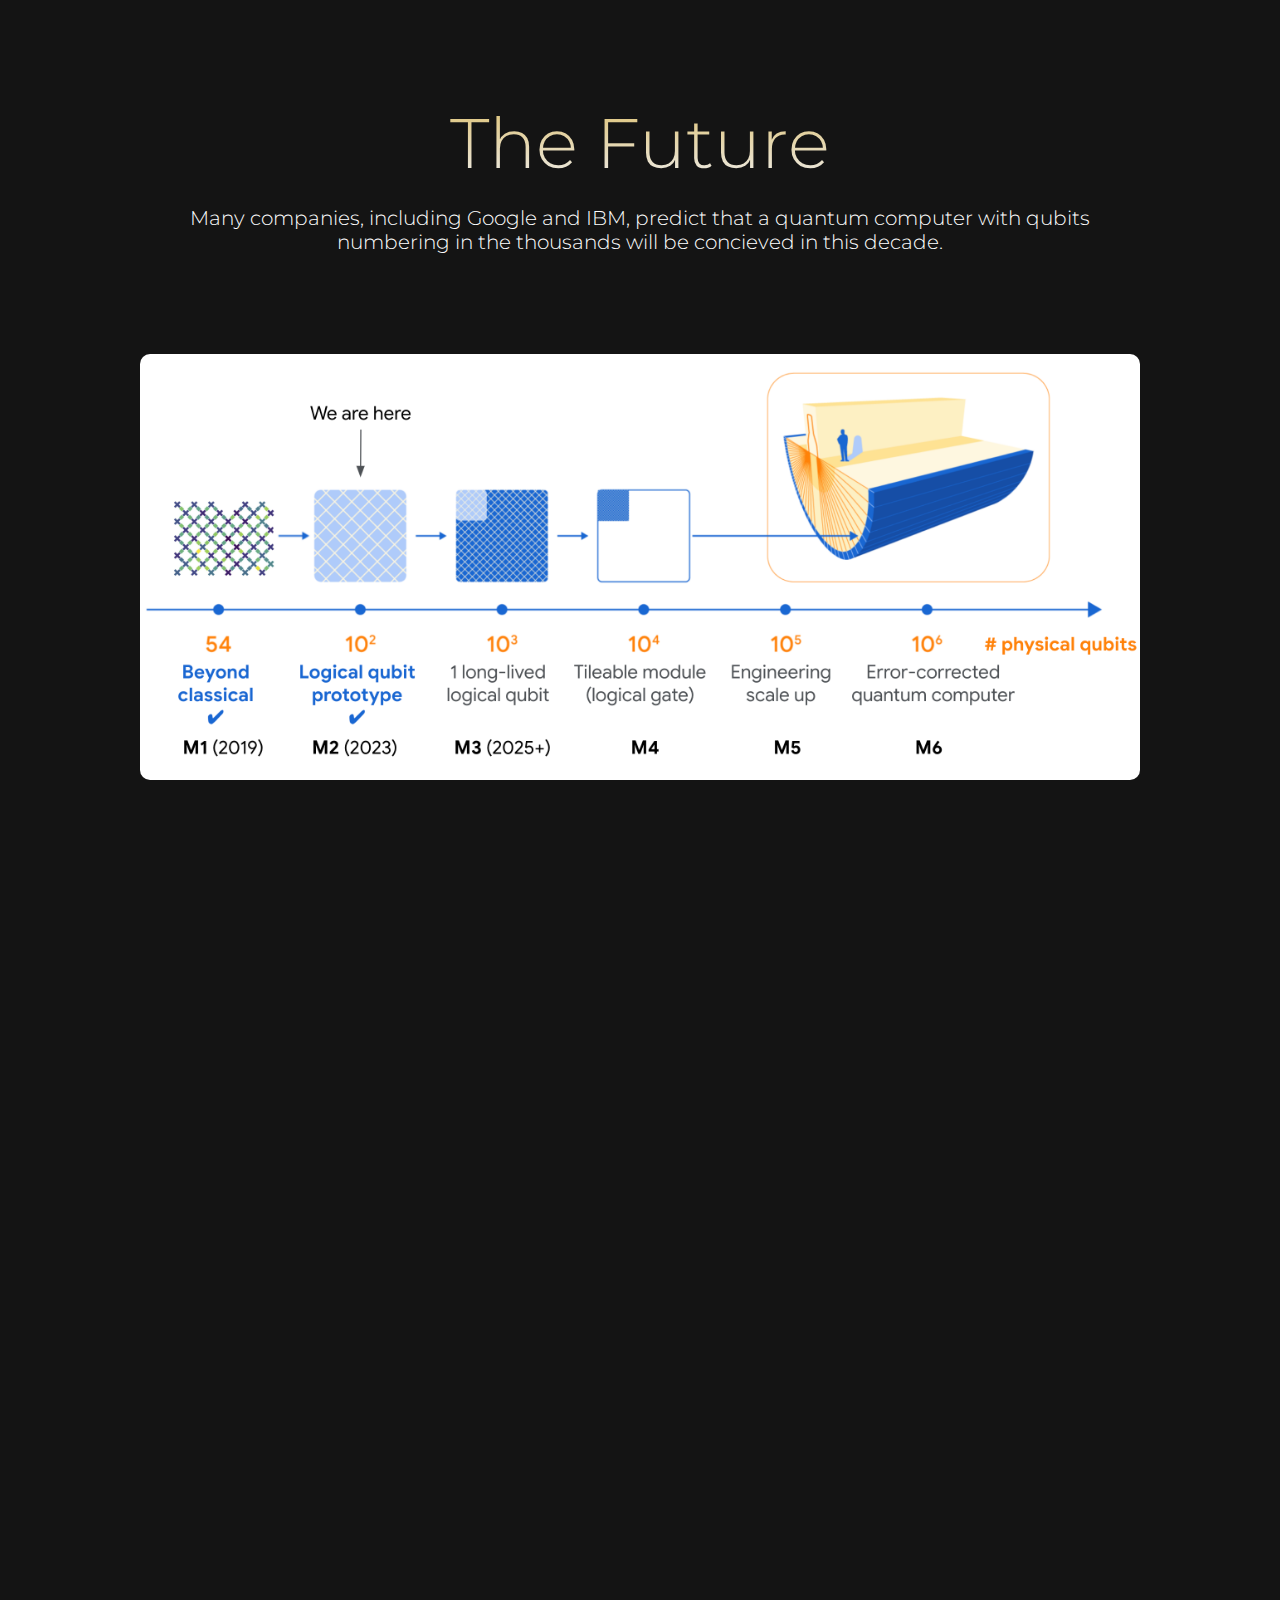
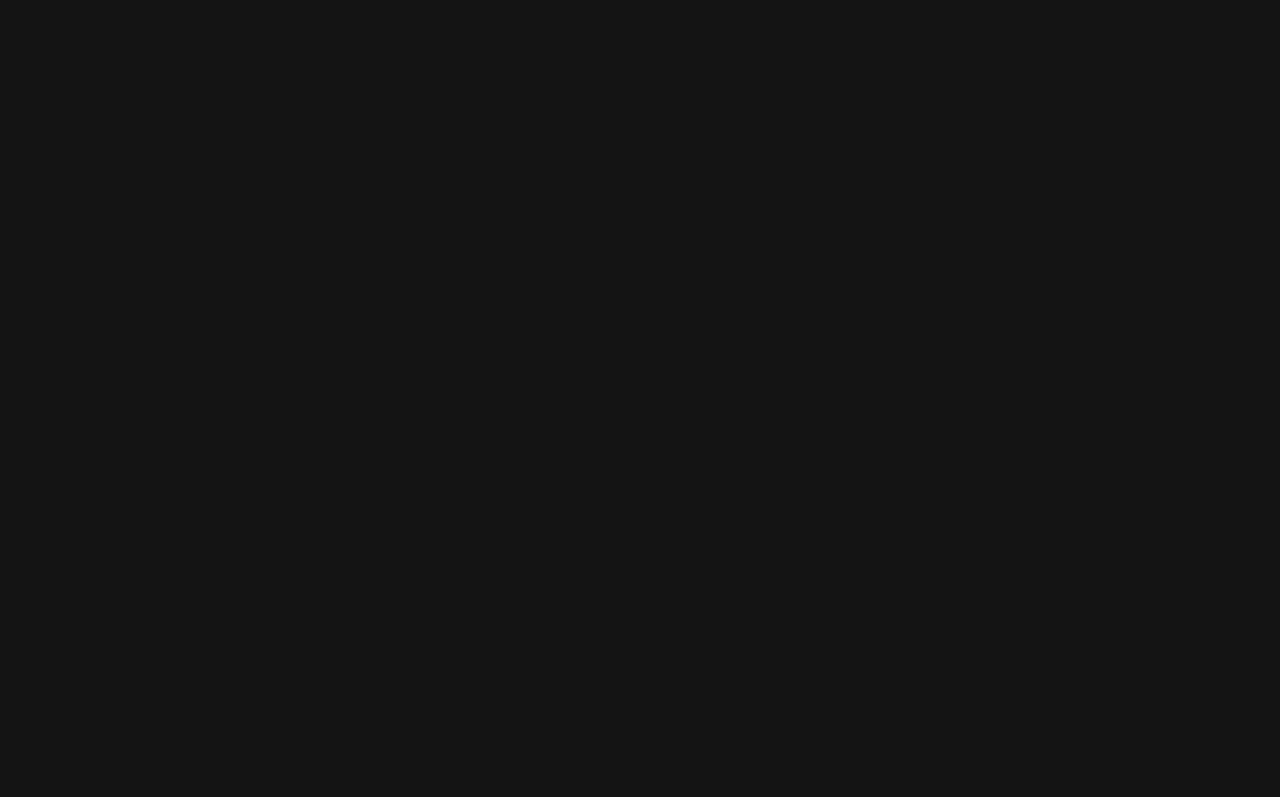
<file: public/html/future.html>
<!-- ///////////////////
     // 
     // Filename: future.html
     // Author: Daniel Long 
     // Course: ICS4U1
     // Description: Contains the html for the future page 
     // 
     /////////////////// -->

<!DOCTYPE html>

<html>
  <head>
    <title>The Future</title>

    <!-- Favicon -->
    <link rel="icon" type="images/x-icon" href="../assets/images/favicon.ico">

    <!-- CSS files -->
    <link rel="stylesheet" href="../css/fonts.css">
    <link rel="stylesheet" href="../css/common.css">
    <link rel="stylesheet" href="../css/future.css">
  </head>

  <body>
    <!--   Contains all the content of the webpage in a 1000px wide centered div element just so content scaling is simpler   -->
    <div id="content-container" style="flex-direction: column">

      <!-- Main content -->
      <p id="title" class="gold-text-gradient title-section" data-animation-delay="200" data-animation-type="fade-in">The Future</p>
      <p id="subtitle" class="title-section" data-animation-delay="400" data-animation-type="fade-in">Many companies, including Google and IBM, predict that a quantum computer with qubits numbering in the thousands will be concieved in this decade.</p>

      <img src="../assets/images/roadmap-google.png" class="title-section" data-animation-delay="600" data-animation-type="fade-in">
      <p class=" img-subtitle title-section" data-animation-delay="800" data-animation-type="fade-in">Google's quantum roadmap. In a few years, they are expected to achieve 1000+ physical qubits.</p>
      
      <img src="../assets/images/roadmap-ibm.jpg" class="ibm-section" data-animation-delay="200" data-animation-type="fade-in">
      <p class=" img-subtitle ibm-section" data-animation-delay="400" data-animation-type="fade-in">IBM's quantum roadmap. This year they are expected to achieve 1000+ physical qubits with their new quantum computer "Condor".</p>
      
      <img src="../assets/images/roadmap-ionq.jpeg" class="ionq-section" data-animation-delay="200" data-animation-type="fade-in">
      <p class=" img-subtitle ionq-section" data-animation-delay="400" data-animation-type="fade-in">A rough estimation shows IonQ achieving 4096+ physical qubits in the year 2025.</p>

      <!-- Footer menu -->
      <div id="footer-container" class="footer-section" data-animation-delay="800" data-animation-type="fade-in">
        <a class="footer-button" href="/">HOME</a>
        <a class="footer-button" href="/sources">SOURCES</a>
      </div>

      <!-- Javascript files -->
      <script src="../js/future.js"></script>
      <script src="../js/animationHandler.js"></script>
    </div>
  </body>
</html>
</file>
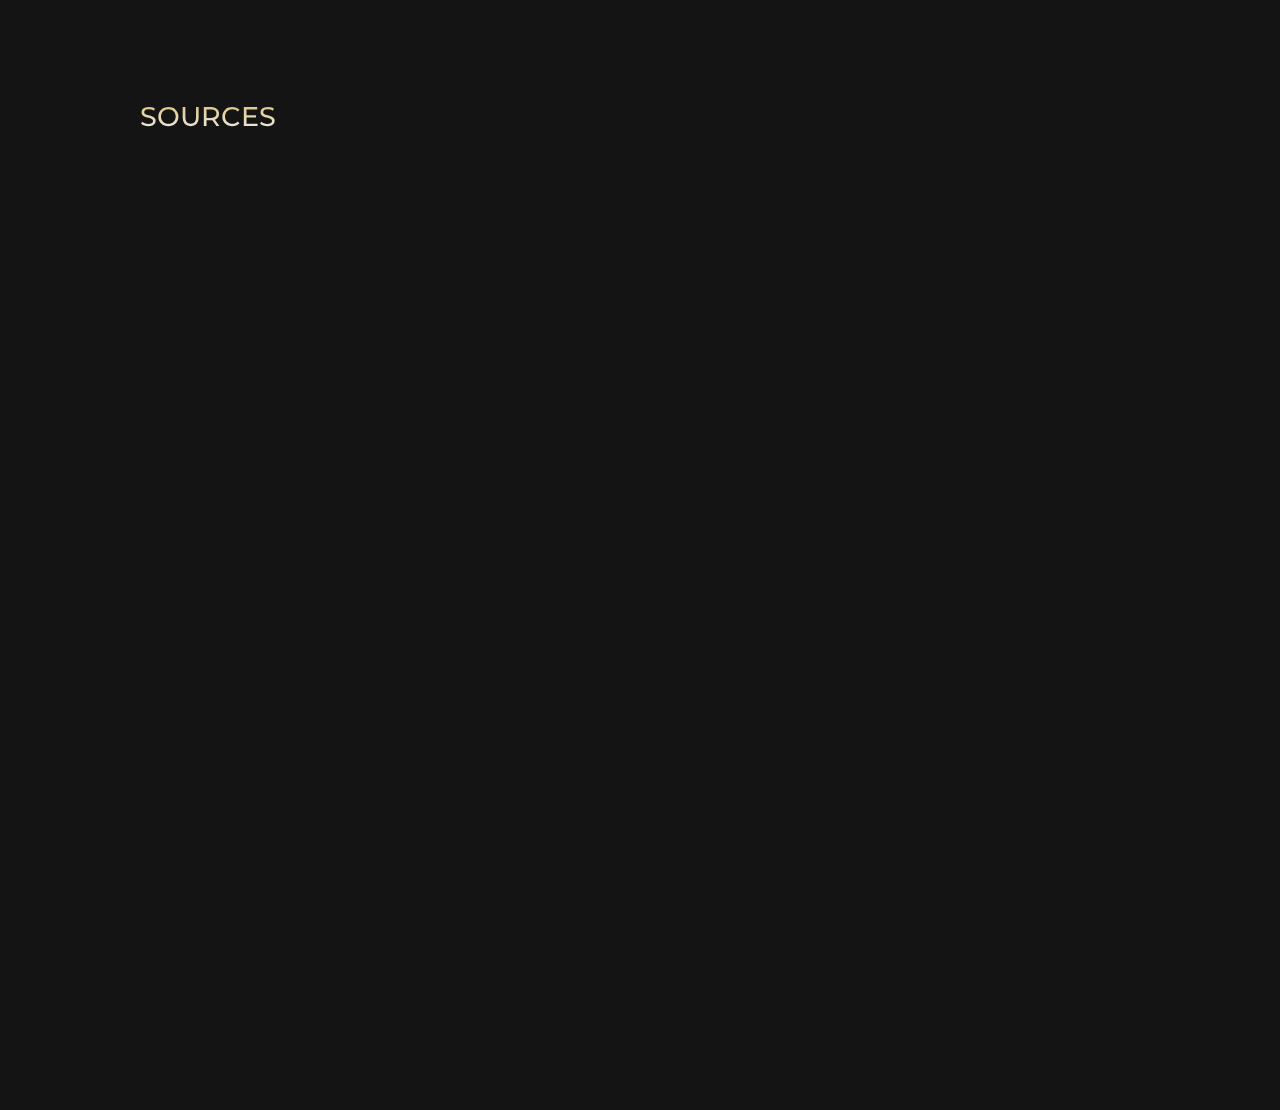
<file: public/html/sources.html>
<!-- ///////////////////
     // 
     // Filename: sources.html
     // Author: Daniel Long 
     // Course: ICS4U1
     // Description: Contains the html for the sources page 
     // 
     /////////////////// -->

<!DOCTYPE html>

<html>
  <head>
    <title>Sources</title>

    <!-- Favicon -->
    <link rel="icon" type="images/x-icon" href="../assets/images/favicon.ico">
    
    <!-- CSS files -->
    <link rel="stylesheet" href="../css/fonts.css">
    <link rel="stylesheet" href="../css/common.css">
    <link rel="stylesheet" href="../css/sources.css">
  </head>

  <body>
    <!--   Contains all the content of the webpage in a 1000px wide centered div element just so content scaling is simpler   -->
    <div id="content-container" style="flex-direction: column">

      <!-- Sources list -->
      <p id="title" class="gold-text-gradient sources-section" style="margin-top: 100px; margin-left: 0;" data-animation-delay="200" data-animation-type="fade-in">SOURCES</p>

      <p class="source-title sources-section" data-animation-delay="1100" data-animation-type="fade-in">
        Information
      </p>
      
      <a href="https://www.ibm.com/topics/quantum-computing" target="_blank" class="source sources-section" data-animation-delay="1200" data-animation-type="fade-in-left">
        https://www.ibm.com/topics/quantum-computing
      </a>

      <a href="https://www.spiceworks.com/it-security/data-security/articles/will-symmetric-and-asymmetric-encryption-withstand-the-might-of-quantum-computing/" target="_blank" class="source sources-section" data-animation-delay="1300" data-animation-type="fade-in-left">
        https://www.spiceworks.com/it-security/data-security/articles/will-symmetric-and-asymmetric-encryption-withstand-the-might-of-quantum-computing/ 
      </a>

      <a href="https://www.helpnetsecurity.com/2022/07/15/legacy-public-key-encryption-problem" target="_blank" class="source sources-section" data-animation-delay="1400" data-animation-type="fade-in-left">
        https://www.helpnetsecurity.com/2022/07/15/legacy-public-key-encryption-problem 
      </a>

      <a href="https://cs.stanford.edu/people/eroberts/courses/soco/projects/public-key-cryptography/probs.html" target="_blank" class="source sources-section" data-animation-delay="1500" data-animation-type="fade-in-left">
        https://cs.stanford.edu/people/eroberts/courses/soco/projects/public-key-cryptography/probs.html 
      </a>

      <a href="https://www.quintessencelabs.com/blog/breaking-rsa-encryption-update-state-art" target="_blank" class="source sources-section" data-animation-delay="1600" data-animation-type="fade-in-left">
        https://www.quintessencelabs.com/blog/breaking-rsa-encryption-update-state-art 
      </a>

      <a href="https://quantum-computing.ibm.com/composer/docs/iqx/guide/grovers-algorithm" target="_blank" class="source sources-section" data-animation-delay="1700" data-animation-type="fade-in-left">
        https://quantum-computing.ibm.com/composer/docs/iqx/guide/grovers-algorithm
      </a>

      <a href="https://sectigo.com/resource-library/quantum-safe-cryptography-surviving-the-upcoming-quantum-cryptographic-apocalypse" target="_blank" class="source sources-section" data-animation-delay="1800" data-animation-type="fade-in-left">
        https://sectigo.com/resource-library/quantum-safe-cryptography-surviving-the-upcoming-quantum-cryptographic-apocalypse
      </a>

      <a href="https://quantumxc.com/blog/quantum-cryptography-explained/" class="source sources-section" target="_blank" data-animation-delay="1900" data-animation-type="fade-in-left">
        https://quantumxc.com/blog/quantum-cryptography-explained/
      </a>

      <p class="source-title sources-section" data-animation-delay="2000" data-animation-type="fade-in">
        Images
      </p>

      <a href="https://research.ibm.com/blog/ibm-quantum-roadmap-2025" class="source sources-section" target="_blank" data-animation-delay="2100" data-animation-type="fade-in-left">
        https://research.ibm.com/blog/ibm-quantum-roadmap-2025
      </a>

      <a href="https://quantumai.google/qecmilestone" class="source sources-section" target="_blank" data-animation-delay="2200" data-animation-type="fade-in-left">
        https://quantumai.google/qecmilestone
      </a>

      <a href="https://ionq.com/posts/december-09-2020-scaling-quantum-computer-roadmap" class="source sources-section" target="_blank" data-animation-delay="2300" data-animation-type="fade-in-left">
        https://ionq.com/posts/december-09-2020-scaling-quantum-computer-roadmap
      </a>

      <a href="https://electronics360.globalspec.com/article/13553/how-quantum-computers-work" class="source sources-section" target="_blank" data-animation-delay="2400" data-animation-type="fade-in-left">
        https://electronics360.globalspec.com/article/13553/how-quantum-computers-work
      </a>

      <a href="https://quantumxc.com/blog/quantum-cryptography-explained/" class="source sources-section" target="_blank" data-animation-delay="2500" data-animation-type="fade-in-left">
        https://quantumxc.com/blog/quantum-cryptography-explained/
      </a>


      <!-- Footer menu -->
      <div id="footer-container" class="sources-section" data-animation-delay="2900" data-animation-type="fade-in">
        <a class="footer-button" href="/">HOME</a>
        <a class="footer-button" href="/future">THE FUTURE</a>
      </div>

      <!-- Javascript files -->
      <script src="../js/sources.js"></script>
      <script src="../js/animationHandler.js"></script>
    </div>
  </body>
</html>
</file>
<file: public/css/fonts.css>
/*////////////////
//
// Filename: fonts.css
// Author: Daniel Long
// Course: ICS4U1
// Description: Contains the font faces necessary for custom fonts
//
////////////////*/

/* Font Face */
@font-face {
    font-family: "Montserrat";
    src: url("../assets/fonts/Montserrat-Regular.woff") format("woff");
}

@font-face {
    font-family: "Montserrat Light";
    src: url("../assets/fonts/Montserrat-Light.woff") format("woff");
}

@font-face {
    font-family: "Montserrat ExtraLight";
    src: url("../assets/fonts/Montserrat-ExtraLight.woff") format("woff");
}

@font-face {
    font-family: "Montserrat Medium";
    src: url("../assets/fonts/Montserrat-Medium.woff") format("woff");
}
</file>
<file: public/css/common.css>
/*////////////////
//
// Filename: common.css
// Author: Daniel Long
// Course: ICS4U1
// Description: Contains css reusable on all html pages
//
////////////////*/

/* Elements */
body {
  background: #141414;
}

/* Classes */
.gold-text-gradient-side {
  background: linear-gradient(90deg, #eee 0%, #dec47c 90%);
  -webkit-background-clip: text;
  -webkit-text-fill-color: transparent;
}

.blue-text-gradient-side {
  background: linear-gradient(90deg, #eee 0%, #7c91de 90%);
  -webkit-background-clip: text;
  -webkit-text-fill-color: transparent;
}

.gold-text-gradient {
  background: linear-gradient(0deg, #eee 0%, #dec47c 90%); 
  -webkit-background-clip: text;
  -webkit-text-fill-color: transparent;
}

.blue-text-gradient {
  background: linear-gradient(0deg, #eee 0%, #7c91de 90%); 
  -webkit-background-clip: text; 
  -webkit-text-fill-color: transparent;
}

.red-text-gradient {
  background: linear-gradient(0deg, #eee 0%, #de7c7c 90%); 
  -webkit-background-clip: text; 
  -webkit-text-fill-color: transparent;
}

.footer-button {
  font-family: "Montserrat Light";
  color: #969696;
  transition: 1s;
  font-size: 25px;
  padding: 0 25px 50px 25px;
  text-decoration: none;
}

.footer-button:hover {
  color: white;
  cursor: pointer;
}

/* IDs */
#footer-container {
  width: 100%;
  margin-top: 100px;
  text-align: center;
  transition: 1s;
  opacity: 0;
}

#content-container {
  display: flex;
  justify-content: right;
  width: 1000px;
  height: 100%;
  position: absolute;
  top: 0px;
  left: calc(50% - 500px);
}
</file>
<file: public/css/future.css>
/*////////////////
//
// Filename: future.css
// Author: Daniel Long
// Course: ICS4U1
// Description: Contains the relevant css for the future page
//
////////////////*/

/* Elements */
img {
  border-radius: 10px;
  opacity: 0;
  transition: 1s;
}

/* Classes */
.img-subtitle {
  color: rgb(200, 200, 200);
  font-family: "Montserrat";
  font-size: 16px;
  text-align: center;
  margin-bottom: 100px;
  transition: 1s;
  opacity: 0;
}
/* IDs */
#title {
  color: white;
  font-family: "Montserrat Light"; 
  font-size: 70px; 
  margin: 100px 20px 0px 20px;
  opacity: 0;
  text-align: center;
  transition: 1s;
}

#subtitle {
  color: white;
  font-family: "Montserrat Light"; 
  font-size: 20px; 
  margin-bottom: 100px;
  opacity: 0;
  text-align: center;
  transition: 1s;
}
</file>
<file: public/css/sources.css>
/*////////////////
//
// Filename: sources.css
// Author: Daniel Long
// Course: ICS4U1
// Description: Contains the relevant css for the sources page
//
////////////////*/

/* Classes */
.source-title {
  color: white;
  font-family: "Montserrat Medium";
  font-size: 20px;
  margin: 15px 0 0 0;
  opacity: 0;
  transition: 1s;
}

.source {
  text-decoration: none;
  color: rgb(200, 200, 200);
  font-family: "Montserrat";
  font-size: 15px;
  margin: 14.5px;
  line-height: 23px;
  transition: 1s;
  opacity: 0;
}

.source:hover {
  color: #ffffff;
}

/* IDs */
#title {
  color: white;
  font-family: "Montserrat Medium";
  font-size: 27px;
  margin: 40px 20px 20px 20px;
  opacity: 0;
  transition: 1s;
}
</file>
